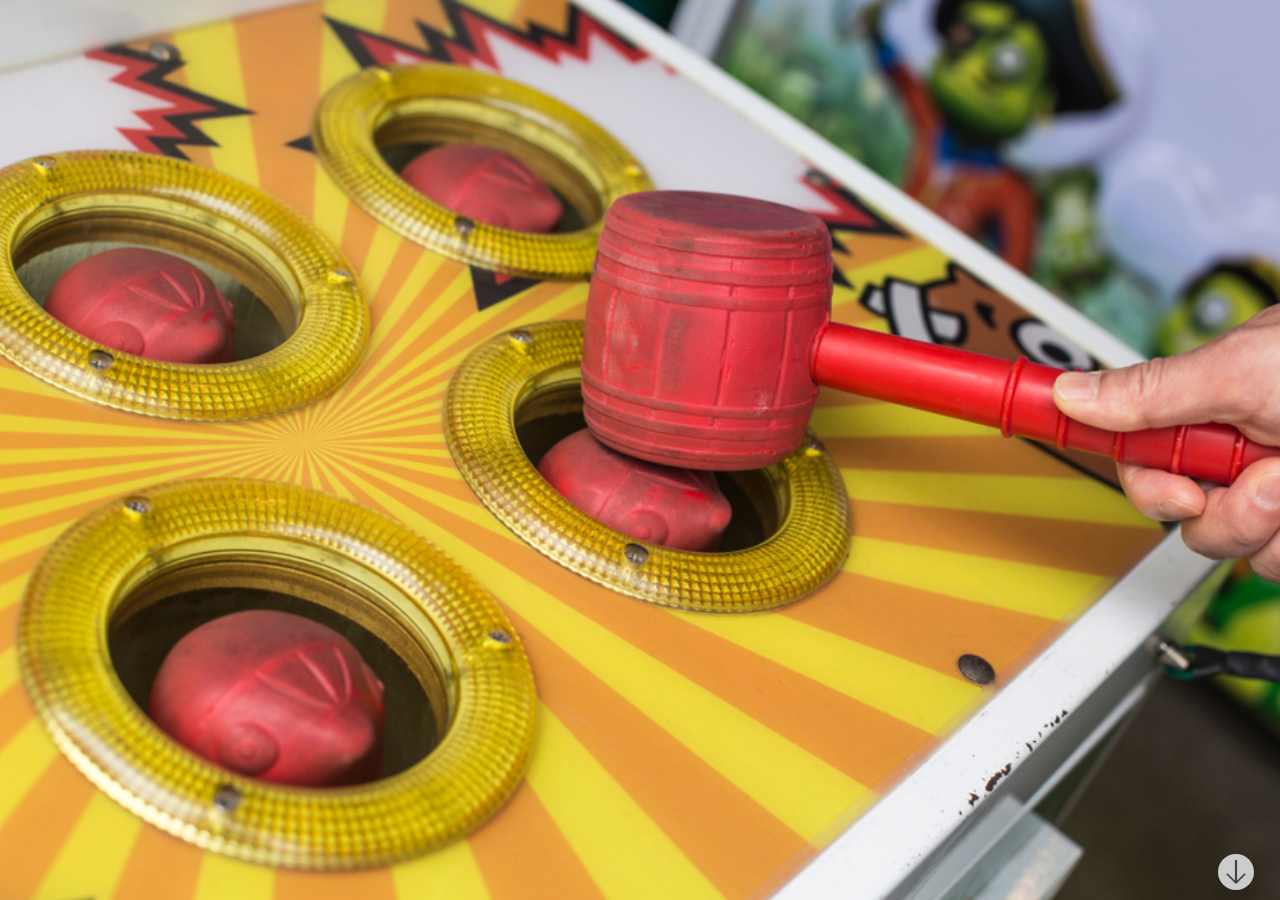
<file: index.html>
<!DOCTYPE html>
<html lang="pt-BR">
<head>
    <meta charset="UTF-8">
    <meta name="viewport" content="width=device-width, initial-scale=1.0">
    <link rel="stylesheet" href="css/style.css">
    <title>Whac-A-Mole</title>
</head>
<body>
    <section>
        <div class="banner">
                <img src="imagens/Whac-A-Mole.jpg" alt="Imagem do jogo físico">
        </div>
    </section>
    <footer>
        <div class="nextPage">
            <a href="regras.html" class= "circulo">
                <img src="imagens/arrow-down.png" alt="Seta para baixo" class="arrow">
            </a>
        </div>
            
    </footer>

</body>
</html>
</file>
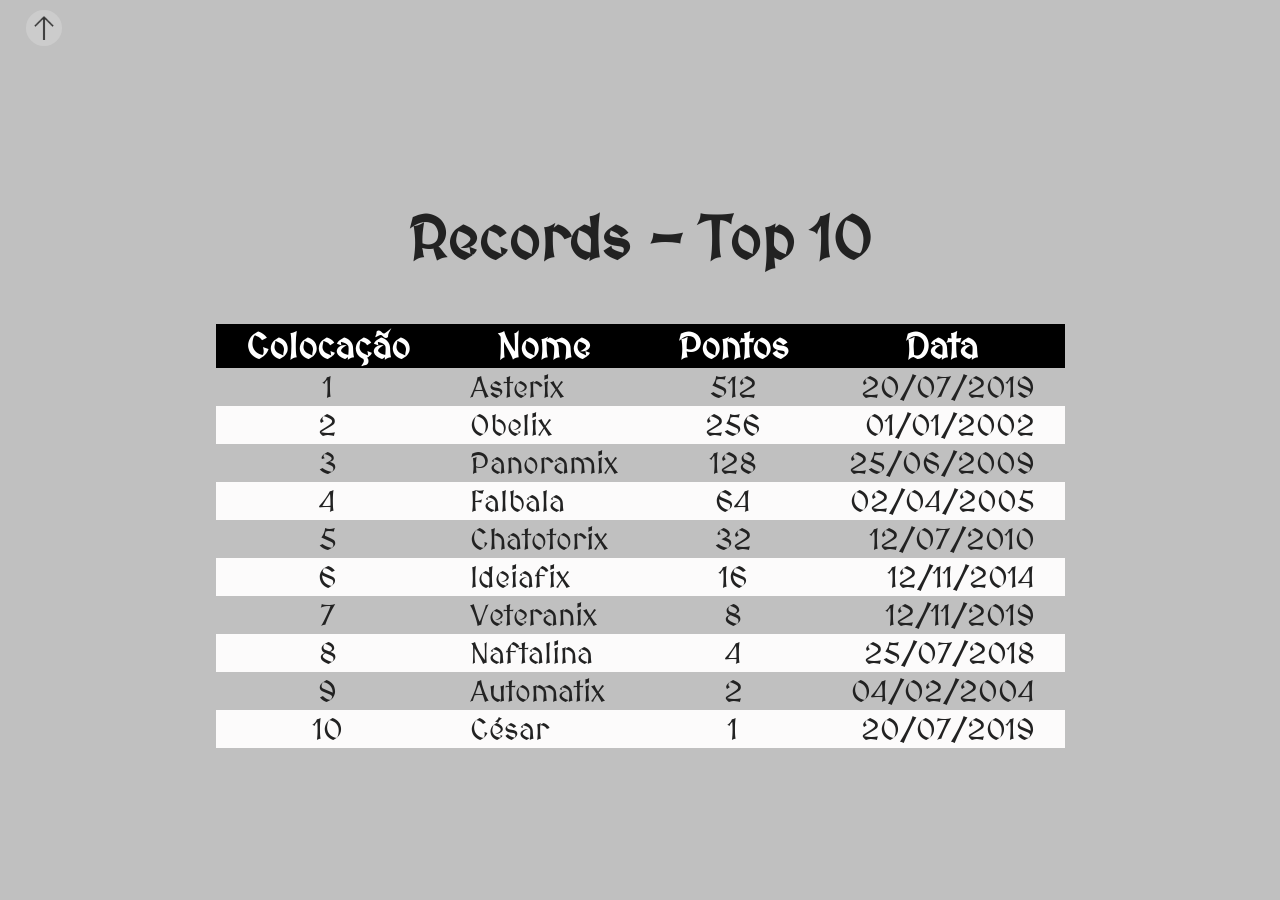
<file: recordes.html>
<!DOCTYPE html>
<html lang="pt-BR">
<head>
    <meta charset="UTF-8">
    <meta name="viewport" content="width=device-width, initial-scale=1.0">
    <link rel="stylesheet" href="css/style.css">
    <link rel="preconnect" href="https://fonts.googleapis.com">
    <link rel="preconnect" href="https://fonts.gstatic.com" crossorigin>
    <link href="https://fonts.googleapis.com/css2?family=MedievalSharp&display=swap" rel="stylesheet">
    <title>Recordistas do Whac-A-Mole</title>
</head>

<body>
    <header>
        <div class="previousPage">
            <a href="tabuleiro.html" class="circulo">
                <img src="imagens/arrow-up.png" alt="seta para cima" class="arrow">
            </a>
        </div>
    </header>

    <section class="recordes">
        <div class="contentBox">
            <h2 class="heading">Records - Top 10</h2>

            <table>
                <thead>
                    <tr>
                        <th>Colocação</th><th>Nome</th><th>Pontos</th><th>Data</th>
                    </tr>
                </thead>

                <tbody>
                    <tr>
                        <td>1</td><td>Asterix</td><td>512</td><td>20/07/2019</td>
                    </tr>

                    <tr>
                        <td>2</td><td>Obelix</td><td>256</td><td>01/01/2002</td>
                    </tr>

                    <tr>
                        <td>3</td><td>Panoramix</td><td>128</td><td>25/06/2009</td>
                    </tr>

                    <tr>
                        <td>4</td><td>Falbala</td><td>64</td><td>02/04/2005</td>
                    </tr>

                    <tr>
                        <td>5</td><td>Chatotorix</td><td>32</td><td>12/07/2010</td>
                    </tr>

                    <tr>
                        <td>6</td><td>Ideiafix</td><td>16</td><td>12/11/2014</td>
                    </tr>

                    <tr>
                        <td>7</td><td>Veteranix</td><td>8</td><td>12/11/2019</td>
                    </tr>

                    <tr>
                        <td>8</td><td>Naftalina</td><td>4</td><td>25/07/2018</td>
                    </tr>

                    <tr>
                        <td>9</td><td>Automatix</td><td>2</td><td>04/02/2004</td>
                    </tr>

                    <tr>
                        <td>10</td><td>César</td><td>1</td><td>20/07/2019</td>
                    </tr>
                </tbody>
            </table>
        </div>
    </section>
</body>
</html>
</file>
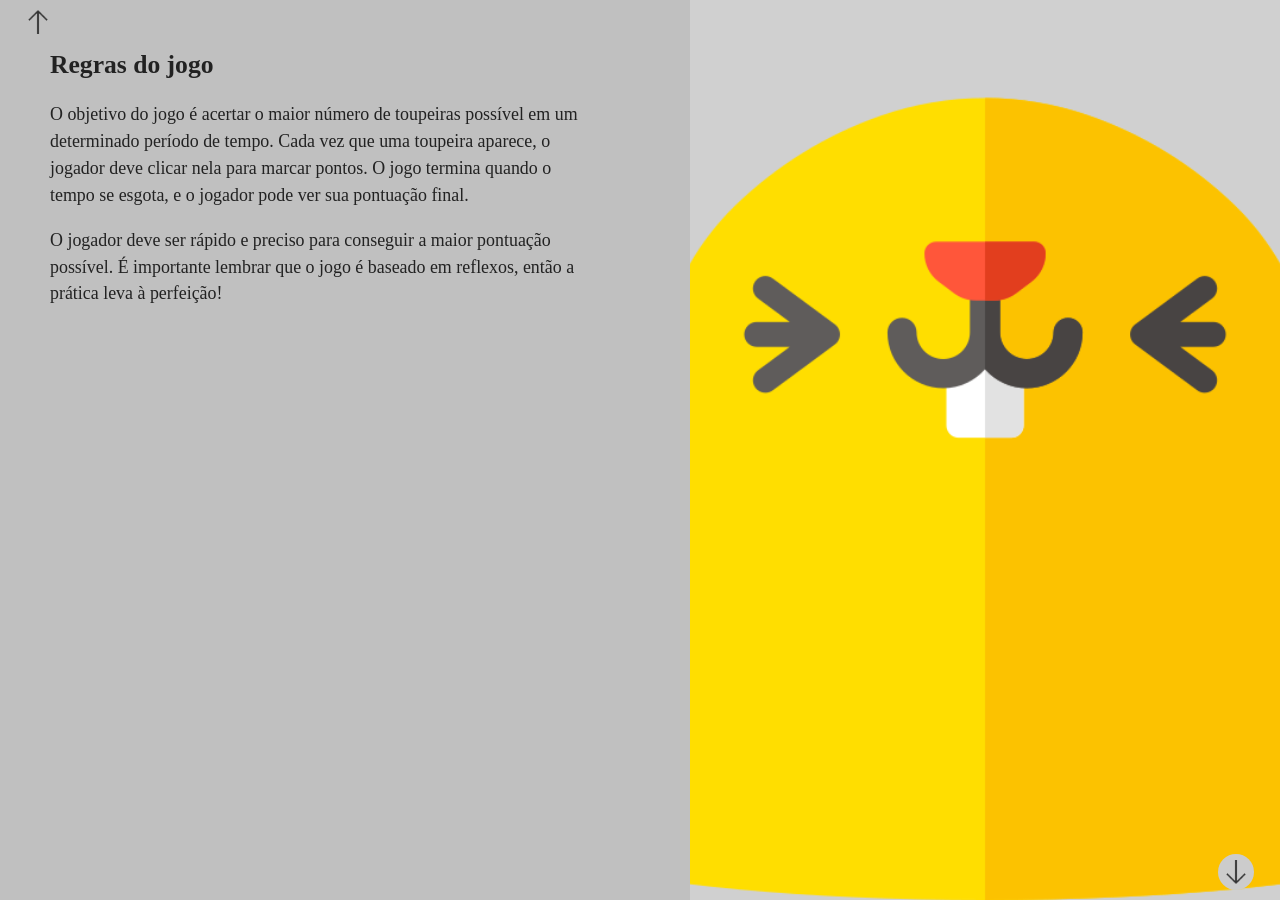
<file: regras.html>
<!DOCTYPE html>
<html lang="pt-BR">
<head>
    <meta charset="UTF-8">
    <meta name="viewport" content="width=device-width, initial-scale=1.0">
    <link rel="stylesheet" href="css/style.css">
    <title>Regras do Jogo </title>
</head>
<body>
    <header>
        <div class="previousPage">
            <a href="index.html" aria-label="Voltar para a página inicial">
                <img src="imagens/arrow-up.png" alt="Seta para cima" class="arrow">
            </a>
        </div>
    </header>
    <section class="regras">
        <div class="contentBox">
            <h2>Regras do jogo</h2>
            <p class= "text">
                O objetivo do jogo é acertar o maior número de toupeiras possível em um determinado período de tempo. 
                Cada vez que uma toupeira aparece, o jogador deve clicar nela para marcar pontos. 
                O jogo termina quando o tempo se esgota, e o jogador pode ver sua pontuação final.
            </p>
            <p class= "text">
                O jogador deve ser rápido e preciso para conseguir a maior pontuação possível. 
                É importante lembrar que o jogo é baseado em reflexos, 
                então a prática leva à perfeição!
            </p>
        </div>
        <div class="imgBox"></div>

    </section>
    <footer>
        <div class="nextPage">
            <a href="tabuleiro.html" class="circulo">
                <img src="imagens/arrow-down.png" alt="Seta para baixo" class="arrow">
            </a>
        </div>
    </footer>
</body>
</html>
</file>
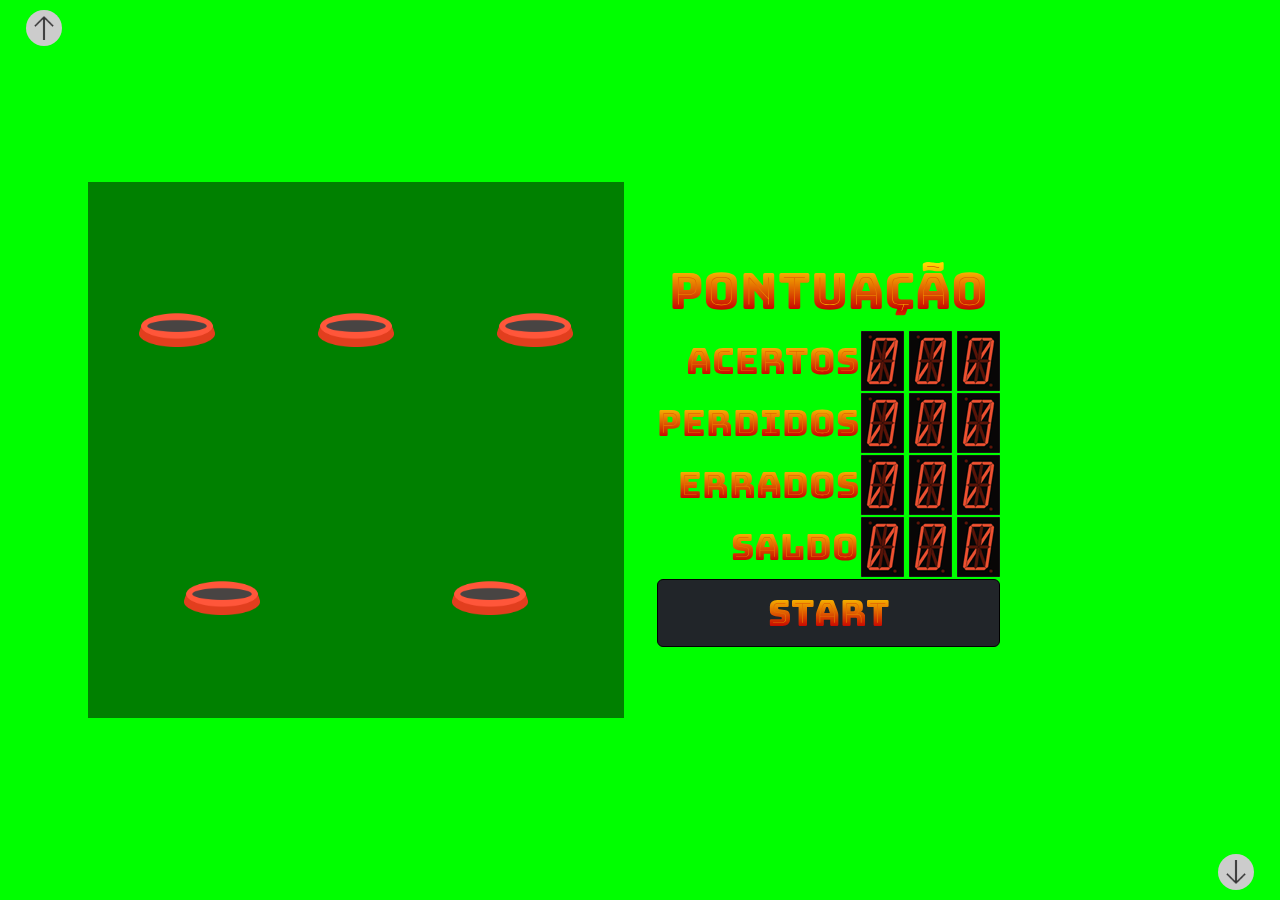
<file: tabuleiro.html>
<!DOCTYPE html>
<html lang="pt-BR">
<head>
    <meta charset="UTF-8">
    <meta name="viewport" content="width=device-width, initial-scale=1.0">
    <link rel="stylesheet" href="css/style.css">
    <! -- Google Fonts -->
    <link rel="preconnect" href="https://fonts.googleapis.com">
    <link rel="preconnect" href="https://fonts.gstatic.com" crossorigin>
    <link href="https://fonts.googleapis.com/css2?family=Bungee+Spice&display=swap" rel="stylesheet">
    <! -- Bootstrap CSS -->
    <link
    href="https://cdn.jsdelivr.net/npm/bootstrap@5.3.8/dist/css/bootstrap.min.css"
    rel="stylesheet"
    integrity="sha384-sRIl4kxILFvY47J16cr9ZwB07vP4J8+LH7qKQnuqkuIAvNWLzeN8tE5YBujZqJLB"
    crossorigin="anonymous">
    <! -- JavaScript -->
    <script src="javascript/jogo.js"></script>
    <title>Tabuleiro do jogo</title>
</head>
<body>
    <header>
        <div class="previousPage">
            <a href="regras.html" class="circulo" aria-label="Voltar para a página de regras">
                <img src="imagens/arrow-up.png" alt="Seta para cima" class="arrow">
            </a>
        </div>
    </header>

    <section class="tabuleiro" id="tabuleiro">
        <div class="gramado" id="idGramado">
                <img src="imagens/hole.png" alt="buraco vazio" class="hole" id="buraco0">
                <img src="imagens/hole.png" alt="buraco vazio" class="hole" id="buraco1">
                <img src="imagens/hole.png" alt="buraco vazio" class="hole" id="buraco2">
                <img src="imagens/hole.png" alt="buraco vazio" class="hole" id="buraco3">
                <img src="imagens/hole.png" alt="buraco vazio" class="hole" id="buraco4">
        </div>

        <div class="pontos">
            <table>
                <thead>
                    <tr>
                        <th colspan="2">Pontuação</th>
                    </tr>
                </thead>
                <tbody>
                    <tr>
                        <td>Acertos</td>
                        <td class="pontuacao" id="acertos">
                            <img src="imagens/caractere_0.gif" alt="0">
                            <img src="imagens/caractere_0.gif" alt="0">
                            <img src="imagens/caractere_0.gif" alt="0">
                        </td>
                    </tr>
                    <tr>
                        <td>Perdidos</td>
                        <td class="pontuacao" id="perdidos">
                            <img src="imagens/caractere_0.gif" alt="0">
                            <img src="imagens/caractere_0.gif" alt="0">
                            <img src="imagens/caractere_0.gif" alt="0">
                        </td>
                    </tr>
                    <tr>
                        <td>Errados</td>
                        <td class="pontuacao" id="errados">
                            <img src="imagens/caractere_0.gif" alt="0">
                            <img src="imagens/caractere_0.gif" alt="0">
                            <img src="imagens/caractere_0.gif" alt="0">
                        </td>
                    </tr>
                    <tr>
                        <td>Saldo</td>
                        <td class="pontuacao" id="saldo">
                            <img src="imagens/caractere_0.gif" alt="0">
                            <img src="imagens/caractere_0.gif" alt="0">
                            <img src="imagens/caractere_0.gif" alt="0">
                        </td>
                    </tr>
                    <tr>
                        <td colspan="2">
                            <button id="start" class="btn btn-dark">Start</button>
                        </td>
                    </tr>
                </tbody>
            </table>
        </div>
    </section>

    <footer>
        <div class="nextPage">
            <a href="recordes.html" class="circulo" aria-label="Ir para a página de recordes">
                <img src="imagens/arrow-down.png" alt="Seta para baixo" class="arrow">
            </a>
        </div>
    </footer>
</body>
</html>
</file>
<file: css/style.css>
body {
    margin: 0px;
    border: 0px;
    padding: 0px;
    background-color: #c0c0c0;
    font-family: Georgia, serif;
    color: #222222;
}

.banner {
    height: 100vh;
    padding: 0;
}

.nextPage {
    position:fixed;
    bottom: 10px;
    right: 2%;
    display: flex;
    justify-content: center;
    align-items: center;
    z-index: 3;
}

.previousPage {
    position:fixed;
    top: 10px;
    left: 2%;
    display: flex;
    justify-content: center;
    align-items: center;
    z-index: 3;
}

.circulo {
    background-color:#cccccc;
    border-radius: 50%;
    width: 36px;
    height: 36px;
    display: flex;
    justify-content: center;
    align-items: center;
}

.arrow {
    width: 24px;
    height: 24px;
}

.banner img {
    position: absolute;
    top: 0;
    left: 0;
    width: 100%;
    height: 100%;
    object-fit: cover;
}

.regras .contentBox {
    width: 100%;
    padding: 50px;
    background-color: #C0C0C0;
}

.regras {
    height: 100vh;
    /* Divide a tela entre o texto das regras e a imagem Mole.png. */
    display: flex;
    background-color: #D0D0D0
}

.regras .imgBox {
    /* Ocupa metade do espaço disponível ao lado do texto. */
    width: 100%;
    background-image: url(../imagens/Mole.png);
    background-size: cover;
    background-position: center;
    background-repeat: no-repeat;
}

.regras h2 {
    margin-top: 0;
    font-size: clamp(1.25rem, 2vw, 2rem);
}

.regras .text {
    max-width: 34rem;
    font-size: clamp(0.95rem, 1.4vw, 1.2rem);
    line-height: 1.5;
}

.tabuleiro {
    height: 100vh;
    display: flex;
    gap: 32px;
    align-items: center;
    justify-content: center;
    background-color: #00ff00;
}

.gramado {
    width: min(536px, 48vw);
    height: min(536px, 80vh);
    background-color: #008000;  
    display: flex;
    align-items: center;
    justify-content: space-around;
    flex-wrap: wrap;
    cursor: url(../imagens/hammer.png),crosshair;
    padding: 0px;  
}

.gramado img {
    padding: 25px 50px;
    box-sizing: content-box;
    width: 76px;
    height: 61px;
}

.pontos {
    width: 536px;
    height: 536px;
    display: flex;
    align-items: center;
}

.pontos th {
    font-size:50px;
    font-family: 'Bungee Spice', sans-serif;
    text-align: center;
}

.pontos td:first-child {
    text-align: right;
    font-size: 36px;
    font-family: 'Bungee Spice', sans-serif;
}

#start {
    width: 100%;
    font-size: 36px;
    border: 1px solid #000000;
    font-family: 'Bungee Spice', sans-serif;

}

.recordes {
    height: 100vh;
    display: flex;
    align-items: center;
    justify-content: center;
}

.recordes .heading {
    text-align: center;
    font-size: 60px;
    font-family:'medievalsharp', cursive;
}

.recordes table {
    border-collapse: collapse;
    font-family: 'medievalsharp', cursive;"
}

.recordes th {
    background-color: #000000;
    color: #ffffff;
    text-align: center;
    font-size: 36px;
    padding-left: 30px;
    padding-right: 30px;
}

.recordes td {
    font-size: 30px;
    padding-left: 30px;
    padding-right: 30px;
}

.recordes tr:nth-child(even) {
    background-color: #fcfbfb;
}

.recordes td:first-child, td:nth-child(3) {
    text-align: center;
}

.recordes td:first-child, .recordes td:nth-child(4) {
    text-align: right;
}

.recordes td:first-child, .recordes td:nth-child(0) {
    text-align: center ;
}
</file>
